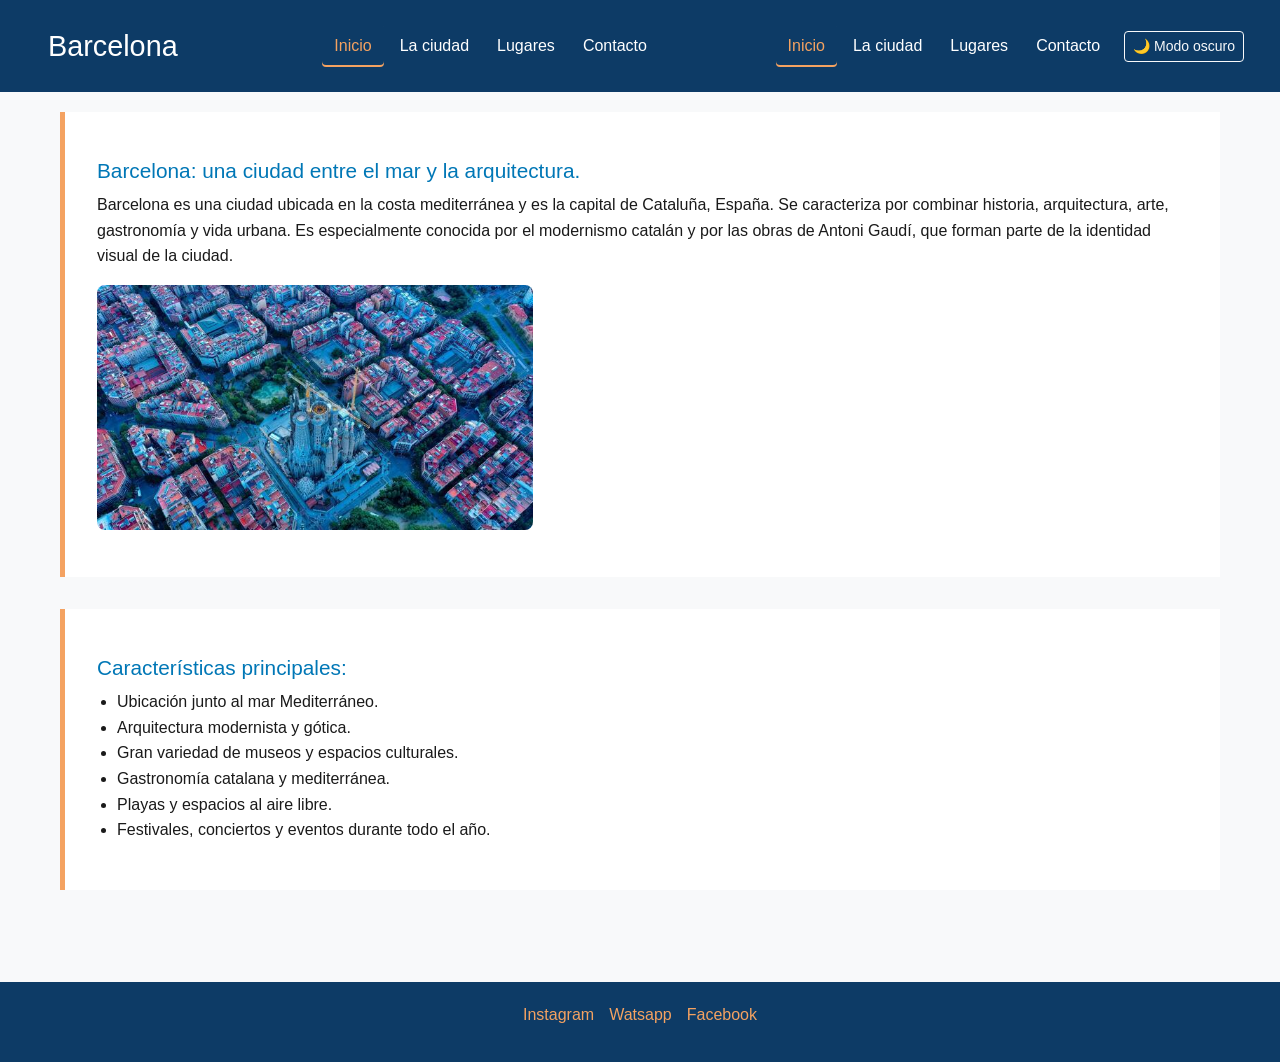
<file: index.html>
<!DOCTYPE html>
<html lang="es">
<head>
    <meta charset="UTF-8">
    <meta name="viewport" content="width=device-width, initial-scale=1.0">
    <title>BARCA</title>
    <!-- Bootstrap CSS  --> <link href="https://cdn.jsdelivr.net/npm/bootstrap@5.3.3/dist/css/bootstrap.min.css" rel="stylesheet">
   <!-- CSS  -->
    <link rel="stylesheet" href="estilos.css">
</head>
<body>
<header>
    <nav class="navbar navbar-expand-lg navbar-dark" aria-label="Navegación principal">
        <div class="container-fluid">
            <a class="navbar-brand titulo-principal" href="index.html">Barcelona</a>
            <button class="navbar-toggler" type="button" data-bs-toggle="collapse"
                    data-bs-target="#menuPrincipal" aria-controls="menuPrincipal"
                    aria-expanded="false" aria-label="Abrir menú de navegación">
                <span class="navbar-toggler-icon"></span>
            </button>
            <div class="collapse navbar-collapse" id="menuPrincipal">
                <ul class="navbar-nav ms-auto mb-2 mb-lg-0">
                    <li class="nav-item"><a class="nav-link active" aria-current="page" href="index.html">Inicio</a></li>
                    <li class="nav-item"><a class="nav-link" href="ciudad.html">La ciudad</a></li>
                    <li class="nav-item"><a class="nav-link" href="lugares.html">Lugares</a></li>
                    <li class="nav-item"><a class="nav-link" href="contacto.html">Contacto</a></li>
                </ul>
                <ul class="navbar-nav ms-auto mb-2 mb-lg-0 align-items-lg-center">
    <li class="nav-item"><a class="nav-link active" aria-current="page" href="index.html">Inicio</a></li>
    <li class="nav-item"><a class="nav-link" href="ciudad.html">La ciudad</a></li>
    <li class="nav-item"><a class="nav-link" href="lugares.html">Lugares</a></li>
    <li class="nav-item"><a class="nav-link" href="contacto.html">Contacto</a></li>
    <li class="nav-item ms-lg-2">
        <button id="btn-modo-oscuro" class="btn btn-outline-light btn-sm">🌙 Modo oscuro</button>
    </li>
</ul>
            </div>
        </div>
    </nav>
</header>

    <main>
        <section>
            <div>
                <h3>
                    Barcelona: una ciudad entre el mar y la arquitectura.
                </h3>
                <div>
                    <p>
                        Barcelona es una ciudad ubicada en la costa mediterránea y es la capital de Cataluña, España. Se caracteriza por combinar historia, arquitectura, arte, gastronomía y vida urbana. Es especialmente conocida por el modernismo catalán y por las obras de Antoni Gaudí, que forman parte de la identidad visual de la ciudad.
                    </p>
                    <img src="Barcelona.jpeg" width=40% alt="ciudad de Barcelona">
                </div>
            </div>
        </section>

        <section>
            <div>
                <h3>
                    Características principales:
                </h3>
                <div>
                    <ul>
                        <li>Ubicación junto al mar Mediterráneo.</li>
                        <li>Arquitectura modernista y gótica.</li>
                        <li>Gran variedad de museos y espacios culturales.</li>
                        <li>Gastronomía catalana y mediterránea.</li>
                        <li>Playas y espacios al aire libre.</li>
                        <li>Festivales, conciertos y eventos durante todo el año.</li>
                    </ul>
                </div>
            </div>
        </section>
    </main>

    <footer>

        <ul>
            <li><a href="#">Instagram</a></li>
            <li><a href="#">Watsapp</a></li>
            <li><a href="#">Facebook</a></li>
        </ul>

    </footer>

<!-- Bootstrap JS  --> 
    <script src="https://cdn.jsdelivr.net/npm/bootstrap@5.3.3/dist/js/bootstrap.bundle.min.js"></script> 

    <!--  Modo Oscuro JS -->
    <script>
      const btnModoOscuro = document.getElementById("btn-modo-oscuro");

      if (btnModoOscuro) {
        btnModoOscuro.addEventListener("click", () => {
          document.body.classList.toggle("dark-mode");

          // Cambiar el icono y texto del botón según el estado
          if (document.body.classList.contains("dark-mode")) {
            btnModoOscuro.textContent = "☀️ Modo claro";
            btnModoOscuro.classList.remove("btn-outline-light");
            btnModoOscuro.classList.add("btn-outline-warning");
          } else {
            btnModoOscuro.textContent = "🌙 Modo oscuro";
            btnModoOscuro.classList.remove("btn-outline-warning");
            btnModoOscuro.classList.add("btn-outline-light");
          }
        });
      }
    </script>     
    </body>
</html>
</file>
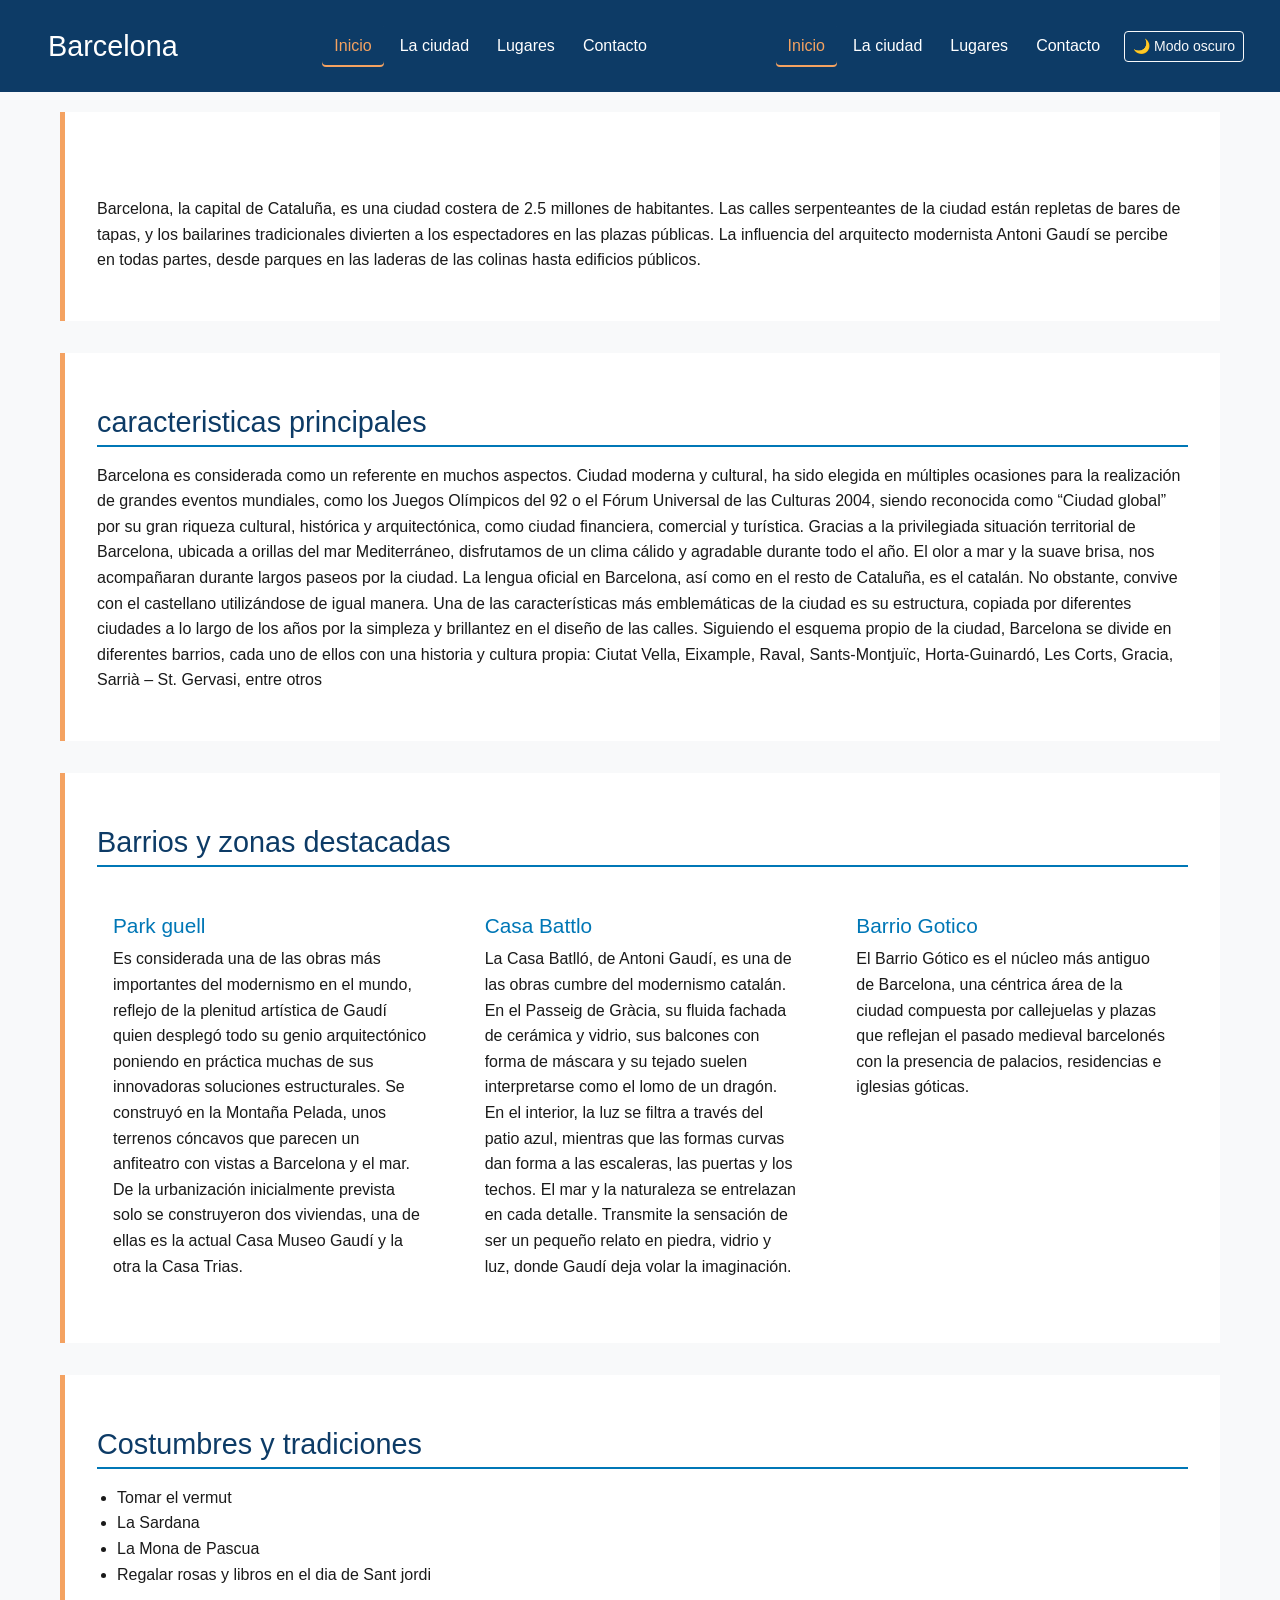
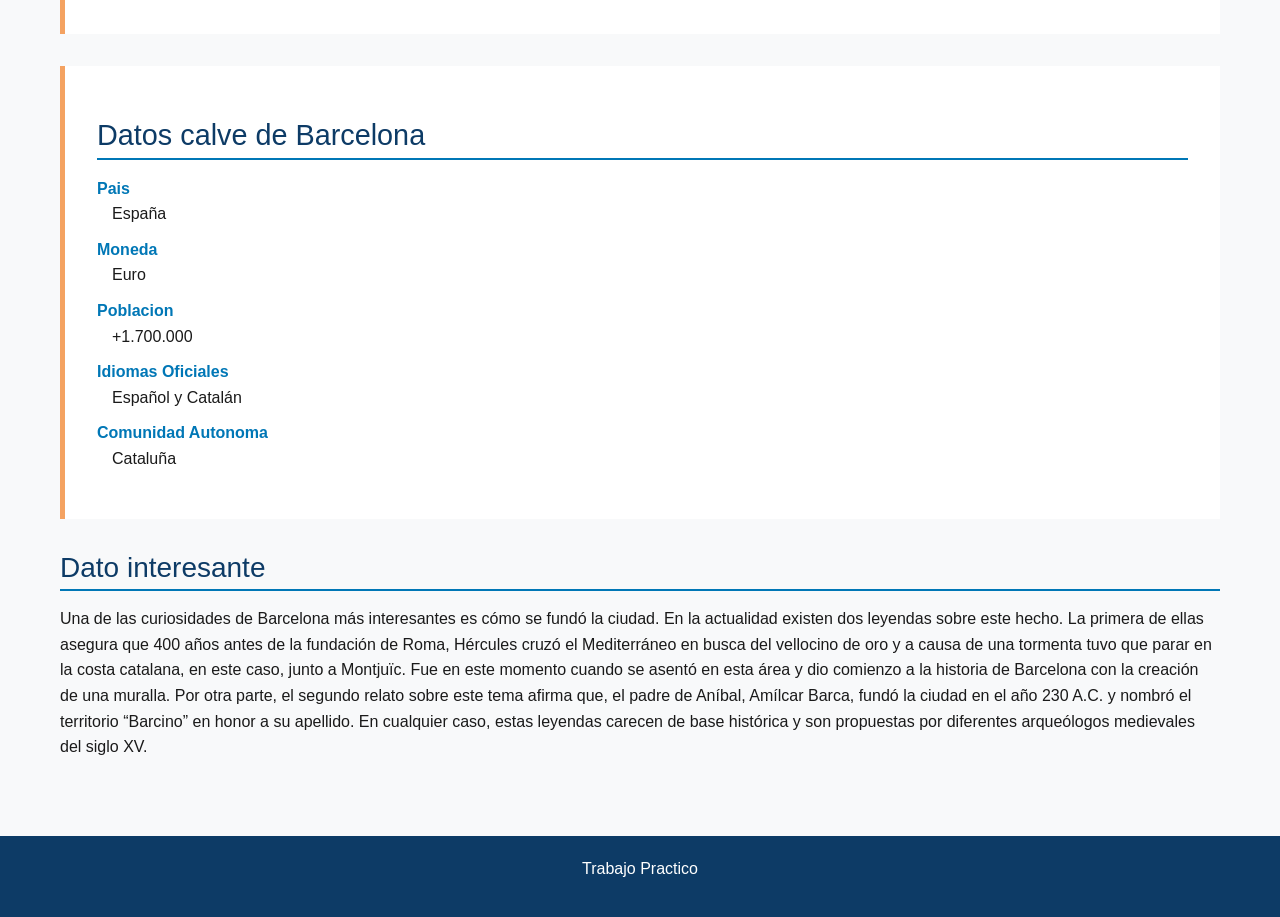
<file: barcelona.html>
<!DOCTYPE html>
<html lang="es">


 <head>

    <meta charset="UTF-8">
    <meta name="viewport" content="width=device-width, initial-scale=1.0">
    <title>Ciudad De Barcelona</title>
   <!-- Bootstrap CSS  --> <link href="https://cdn.jsdelivr.net/npm/bootstrap@5.3.3/dist/css/bootstrap.min.css" rel="stylesheet">
   <!-- CSS  -->
    <link rel="stylesheet" href="estilos.css">

 </head>


 <body>


<header>
    <nav class="navbar navbar-expand-lg navbar-dark" aria-label="Navegación principal">
        <div class="container-fluid">
            <a class="navbar-brand titulo-principal" href="index.html">Barcelona</a>
            <button class="navbar-toggler" type="button" data-bs-toggle="collapse"
                    data-bs-target="#menuPrincipal" aria-controls="menuPrincipal"
                    aria-expanded="false" aria-label="Abrir menú de navegación">
                <span class="navbar-toggler-icon"></span>
            </button>
            <div class="collapse navbar-collapse" id="menuPrincipal">
                <ul class="navbar-nav ms-auto mb-2 mb-lg-0">
                    <li class="nav-item"><a class="nav-link active" aria-current="page" href="index.html">Inicio</a></li>
                    <li class="nav-item"><a class="nav-link" href="ciudad.html">La ciudad</a></li>
                    <li class="nav-item"><a class="nav-link" href="lugares.html">Lugares</a></li>
                    <li class="nav-item"><a class="nav-link" href="contacto.html">Contacto</a></li>
                </ul>
                <ul class="navbar-nav ms-auto mb-2 mb-lg-0 align-items-lg-center">
    <li class="nav-item"><a class="nav-link active" aria-current="page" href="index.html">Inicio</a></li>
    <li class="nav-item"><a class="nav-link" href="ciudad.html">La ciudad</a></li>
    <li class="nav-item"><a class="nav-link" href="lugares.html">Lugares</a></li>
    <li class="nav-item"><a class="nav-link" href="contacto.html">Contacto</a></li>
    <li class="nav-item ms-lg-2">
        <button id="btn-modo-oscuro" class="btn btn-outline-light btn-sm">🌙 Modo oscuro</button>
    </li>
</ul>
            </div>
        </div>
    </nav>
</header>

<main>


<section>

    <h1>Barcelona</h1>

    <p>Barcelona, la capital de Cataluña, es una ciudad costera de 2.5 millones de habitantes. Las calles serpenteantes de la ciudad están repletas de bares de tapas, y los bailarines tradicionales divierten a los espectadores en las plazas públicas. La influencia del arquitecto modernista Antoni Gaudí se percibe en todas partes, desde parques en las laderas de las colinas hasta edificios públicos.</p>

</section>

<section>

    <h2>caracteristicas principales</h2>
    <p>Barcelona es considerada como un referente en muchos aspectos. Ciudad moderna y cultural, ha sido elegida en múltiples ocasiones para la realización de grandes eventos mundiales, como los Juegos Olímpicos del 92 o el Fórum Universal de las Culturas 2004, siendo reconocida como “Ciudad global” por su gran riqueza cultural, histórica y arquitectónica, como ciudad financiera, comercial y turística.

Gracias a la privilegiada situación territorial de Barcelona, ubicada a orillas del mar Mediterráneo, disfrutamos de un clima cálido y agradable durante todo el año. El olor a mar y la suave brisa, nos acompañaran durante largos paseos por la ciudad. La lengua oficial en Barcelona, así como en el resto de Cataluña, es el catalán. No obstante, convive con el castellano utilizándose de igual manera.

Una de las características más emblemáticas de la ciudad es su estructura, copiada por diferentes ciudades a lo largo de los años por la simpleza y brillantez en el diseño de las calles. Siguiendo el esquema propio de la ciudad, Barcelona se divide en diferentes barrios, cada uno de ellos con una historia y cultura propia: Ciutat Vella, Eixample, Raval, Sants-Montjuïc, Horta-Guinardó, Les Corts, Gracia, Sarrià – St. Gervasi, entre otros</p>
</section>

<section>

   <h2>Barrios y zonas destacadas</h2>

<div class="contenedor-barrios">

   <article>

    <h3>Park guell</h3>
    <p>Es considerada una de las obras más importantes del modernismo en el mundo, reflejo de la plenitud artística de Gaudí quien desplegó todo su genio arquitectónico poniendo en práctica muchas de sus innovadoras soluciones estructurales. Se construyó en la Montaña Pelada, unos terrenos cóncavos que parecen un anfiteatro con vistas a Barcelona y el mar. De la urbanización inicialmente prevista solo se construyeron dos viviendas, una de ellas es la actual Casa Museo Gaudí y la otra la Casa Trias.</p>

    </article>

   <article>

    <h3>Casa Battlo</h3>
    <p>La Casa Batlló, de Antoni Gaudí, es una de las obras cumbre del modernismo catalán. En el Passeig de Gràcia, su fluida fachada de cerámica y vidrio, sus balcones con forma de máscara y su tejado suelen interpretarse como el lomo de un dragón. En el interior, la luz se filtra a través del patio azul, mientras que las formas curvas dan forma a las escaleras, las puertas y los techos. El mar y la naturaleza se entrelazan en cada detalle. Transmite la sensación de ser un pequeño relato en piedra, vidrio y luz, donde Gaudí deja volar la imaginación.</p>


   </article>

   <article>

    <h3>Barrio Gotico</h3>
    <p>El Barrio Gótico es el núcleo más antiguo de Barcelona, una céntrica área de la ciudad compuesta por callejuelas y plazas que reflejan el pasado medieval barcelonés con la presencia de palacios, residencias e iglesias góticas.</p>

</div>
   </article>

</section>

<section>

    <h2>Costumbres y tradiciones</h2>

    <ul>
        <li>Tomar el vermut</li>
        <li>La Sardana</li>
        <li>La Mona de Pascua</li>
        <li>Regalar rosas y libros en el dia de Sant jordi</li>

    </ul>

</section>

<section>

    <h2>Datos calve de Barcelona</h2>

    <dl>
        <dt>Pais</dt>
        <dd>España</dd>

        <dt>Moneda</dt>
        <dd>Euro</dd>

        <dt>Poblacion</dt>
        <dd>+1.700.000</dd>

        <dt>Idiomas Oficiales</dt>
        <dd>Español y Catalán</dd>

        <dt>Comunidad Autonoma</dt>
        <dd>Cataluña</dd>


    </dl>

</section>

<aside>
    <h2>Dato interesante</h2>
    <p>Una de las curiosidades de Barcelona más interesantes es cómo se fundó la ciudad. En la actualidad existen dos leyendas sobre este hecho. La primera de ellas asegura que 400 años antes de la fundación de Roma, Hércules cruzó el Mediterráneo en busca del vellocino de oro y a causa de una tormenta tuvo que parar en la costa catalana, en este caso, junto a Montjuïc. Fue en este momento cuando se asentó en esta área y dio comienzo a la historia de Barcelona con la creación de una muralla.

Por otra parte, el segundo relato sobre este tema afirma que, el padre de Aníbal, Amílcar Barca, fundó la ciudad en el año 230 A.C. y nombró el territorio “Barcino” en honor a su apellido. En cualquier caso, estas leyendas carecen de base histórica y son propuestas por diferentes arqueólogos medievales del siglo XV. </p>

</aside>


</main>

<footer>
    
    <p>Trabajo Practico</p>

</footer>

<!-- Bootstrap JS  --> 
    <script src="https://cdn.jsdelivr.net/npm/bootstrap@5.3.3/dist/js/bootstrap.bundle.min.js"></script> 

    <!--  Modo Oscuro JS -->
    <script>
      const btnModoOscuro = document.getElementById("btn-modo-oscuro");

      if (btnModoOscuro) {
        btnModoOscuro.addEventListener("click", () => {
          document.body.classList.toggle("dark-mode");

          // Cambiar el icono y texto del botón según el estado
          if (document.body.classList.contains("dark-mode")) {
            btnModoOscuro.textContent = "☀️ Modo claro";
            btnModoOscuro.classList.remove("btn-outline-light");
            btnModoOscuro.classList.add("btn-outline-warning");
          } else {
            btnModoOscuro.textContent = "🌙 Modo oscuro";
            btnModoOscuro.classList.remove("btn-outline-warning");
            btnModoOscuro.classList.add("btn-outline-light");
          }
        });
      }
    </script>  
 </body>

</html>
</file>
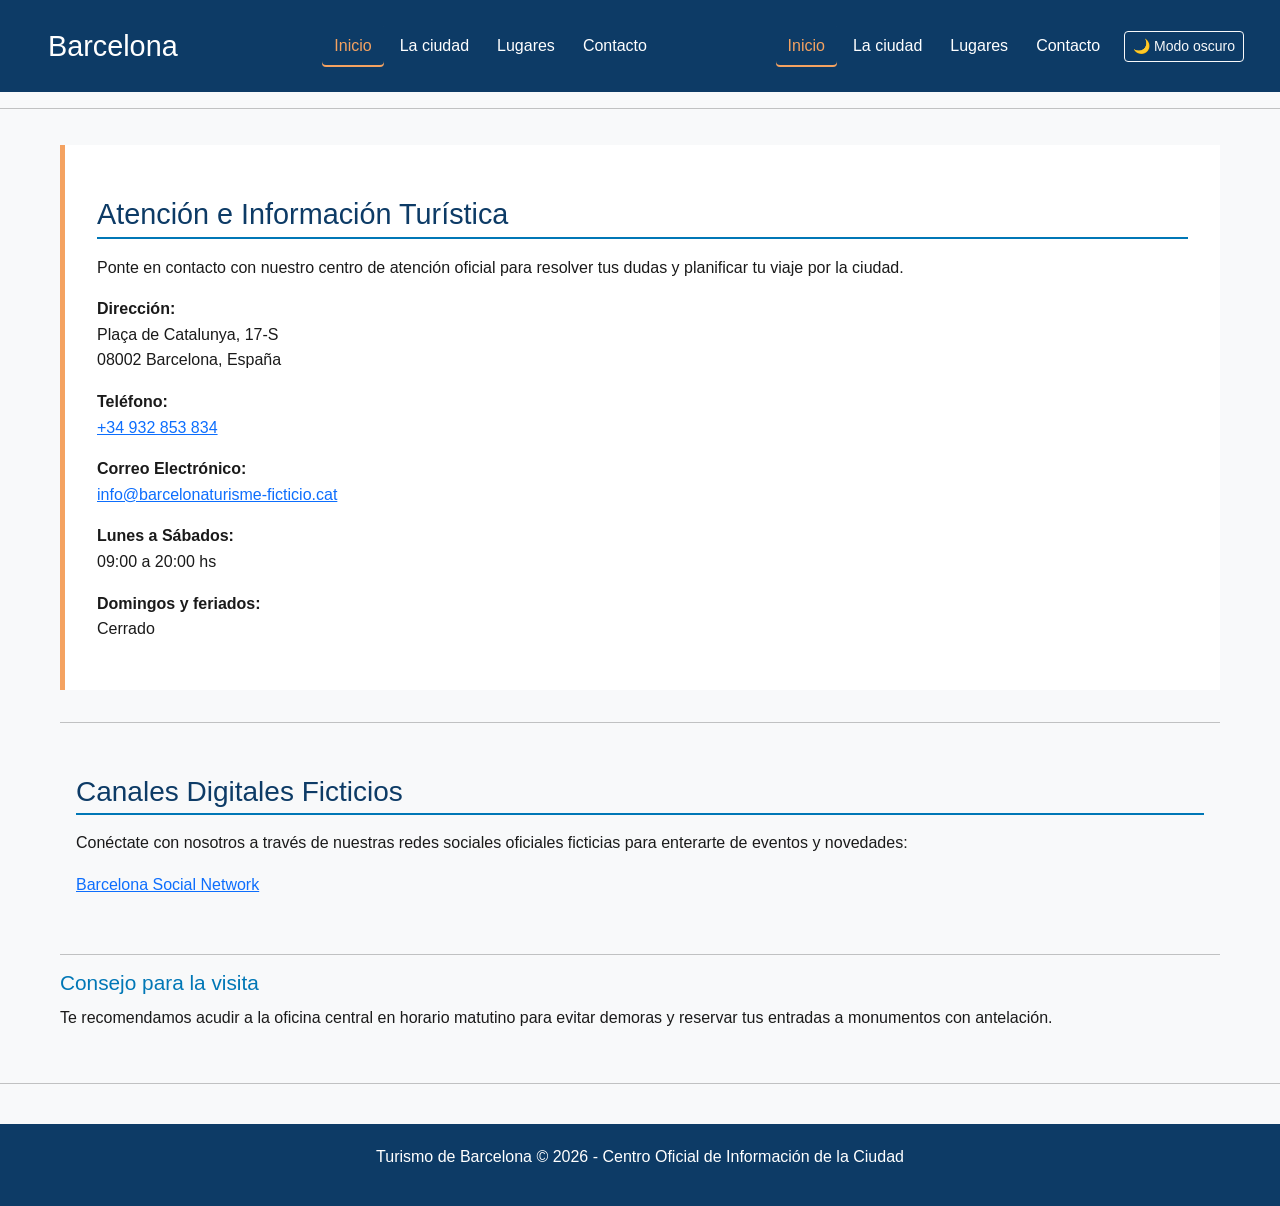
<file: contacto.html>
<!DOCTYPE html>
<html lang="es">
<head>
  
  <meta charset="UTF-8">
  <meta name="viewport" content="width=device-width, initial-scale=1.0">
  <!-- Título  -->
  <title>Contacto - Oficina de Turismo de Barcelona</title>
  <meta name="description" content="Información de contacto oficial, teléfono, correo electrónico, ubicación y horarios de la Oficina de Turismo de Barcelona.">
  <!-- Bootstrap CSS  --> <link href="https://cdn.jsdelivr.net/npm/bootstrap@5.3.3/dist/css/bootstrap.min.css" rel="stylesheet">
   <!-- CSS  -->
    <link rel="stylesheet" href="estilos.css">
</head>
<body>

  <!-- Encabezado con navegación -->
<header>
    <nav class="navbar navbar-expand-lg navbar-dark" aria-label="Navegación principal">
        <div class="container-fluid">
            <a class="navbar-brand titulo-principal" href="index.html">Barcelona</a>
            <button class="navbar-toggler" type="button" data-bs-toggle="collapse"
                    data-bs-target="#menuPrincipal" aria-controls="menuPrincipal"
                    aria-expanded="false" aria-label="Abrir menú de navegación">
                <span class="navbar-toggler-icon"></span>
            </button>
            <div class="collapse navbar-collapse" id="menuPrincipal">
                <ul class="navbar-nav ms-auto mb-2 mb-lg-0">
                    <li class="nav-item"><a class="nav-link active" aria-current="page" href="index.html">Inicio</a></li>
                    <li class="nav-item"><a class="nav-link" href="ciudad.html">La ciudad</a></li>
                    <li class="nav-item"><a class="nav-link" href="lugares.html">Lugares</a></li>
                    <li class="nav-item"><a class="nav-link" href="contacto.html">Contacto</a></li>
                </ul>
              <ul class="navbar-nav ms-auto mb-2 mb-lg-0 align-items-lg-center">
    <li class="nav-item"><a class="nav-link active" aria-current="page" href="index.html">Inicio</a></li>
    <li class="nav-item"><a class="nav-link" href="ciudad.html">La ciudad</a></li>
    <li class="nav-item"><a class="nav-link" href="lugares.html">Lugares</a></li>
    <li class="nav-item"><a class="nav-link" href="contacto.html">Contacto</a></li>
    <li class="nav-item ms-lg-2">
        <button id="btn-modo-oscuro" class="btn btn-outline-light btn-sm">🌙 Modo oscuro</button>
    </li>
</ul>
            </div>
        </div>
    </nav>
</header>

  <hr>

  <!-- Contenido principal -->
  <main>
    
    <!-- Sección principal de contacto -->
    <section>
      <h2>Atención e Información Turística</h2>
      <p>Ponte en contacto con nuestro centro de atención oficial para resolver tus dudas y planificar tu viaje por la ciudad.</p>
      
      <div>
        <p><strong>Dirección:</strong><br>
        Plaça de Catalunya, 17-S<br>
        08002 Barcelona, España</p>

        <p><strong>Teléfono:</strong><br>
        <a href="tel:+34932853834">+34 932 853 834</a></p>

        <p><strong>Correo Electrónico:</strong><br>
        <a href="mailto:info@barcelonaturisme-ficticio.cat">info@barcelonaturisme-ficticio.cat</a></p>
      </div>

      <!-- Horario de atención  -->
      <div>
        <p><strong>Lunes a Sábados:</strong><br>
        <time datetime="09:00">09:00</time> a <time datetime="20:00">20:00</time> hs</p>

        <p><strong>Domingos y feriados:</strong><br>
        Cerrado</p>
      </div>
    </section>

    <hr>

    <!-- Redes Sociales Ficticias -->
    <article>
      <h2>Canales Digitales Ficticios</h2>
      <p>Conéctate con nosotros a través de nuestras redes sociales oficiales ficticias para enterarte de eventos y novedades:</p>
      <p>
        <a href="https://www.redficticiabcn.com/visit-barcelona" 
           target="_blank" 
           rel="noopener noreferrer" 
           aria-label="Ir a la red social ficticia Barcelona Social en una pestaña nueva">
           Barcelona Social Network
        </a>
      </p>
    </article>

    <hr>

    <!-- Contenido complementario -->
    <aside>
      <h3>Consejo para la visita</h3>
      <p>Te recomendamos acudir a la oficina central en horario matutino para evitar demoras y reservar tus entradas a monumentos con antelación.</p>
    </aside>

  </main>

  <hr>

  <!-- Pie de página -->
  <footer>
    <p>Turismo de Barcelona &copy; 2026 - Centro Oficial de Información de la Ciudad</p>
  </footer>
<!-- Bootstrap JS  --> 
    <script src="https://cdn.jsdelivr.net/npm/bootstrap@5.3.3/dist/js/bootstrap.bundle.min.js"></script> 

    <!--  Modo Oscuro JS -->
    <script>
      const btnModoOscuro = document.getElementById("btn-modo-oscuro");

      if (btnModoOscuro) {
        btnModoOscuro.addEventListener("click", () => {
          document.body.classList.toggle("dark-mode");

          // Cambiar el icono y texto del botón según el estado
          if (document.body.classList.contains("dark-mode")) {
            btnModoOscuro.textContent = "☀️ Modo claro";
            btnModoOscuro.classList.remove("btn-outline-light");
            btnModoOscuro.classList.add("btn-outline-warning");
          } else {
            btnModoOscuro.textContent = "🌙 Modo oscuro";
            btnModoOscuro.classList.remove("btn-outline-warning");
            btnModoOscuro.classList.add("btn-outline-light");
          }
        });
      }
    </script>   
    </body>
</html>
</file>
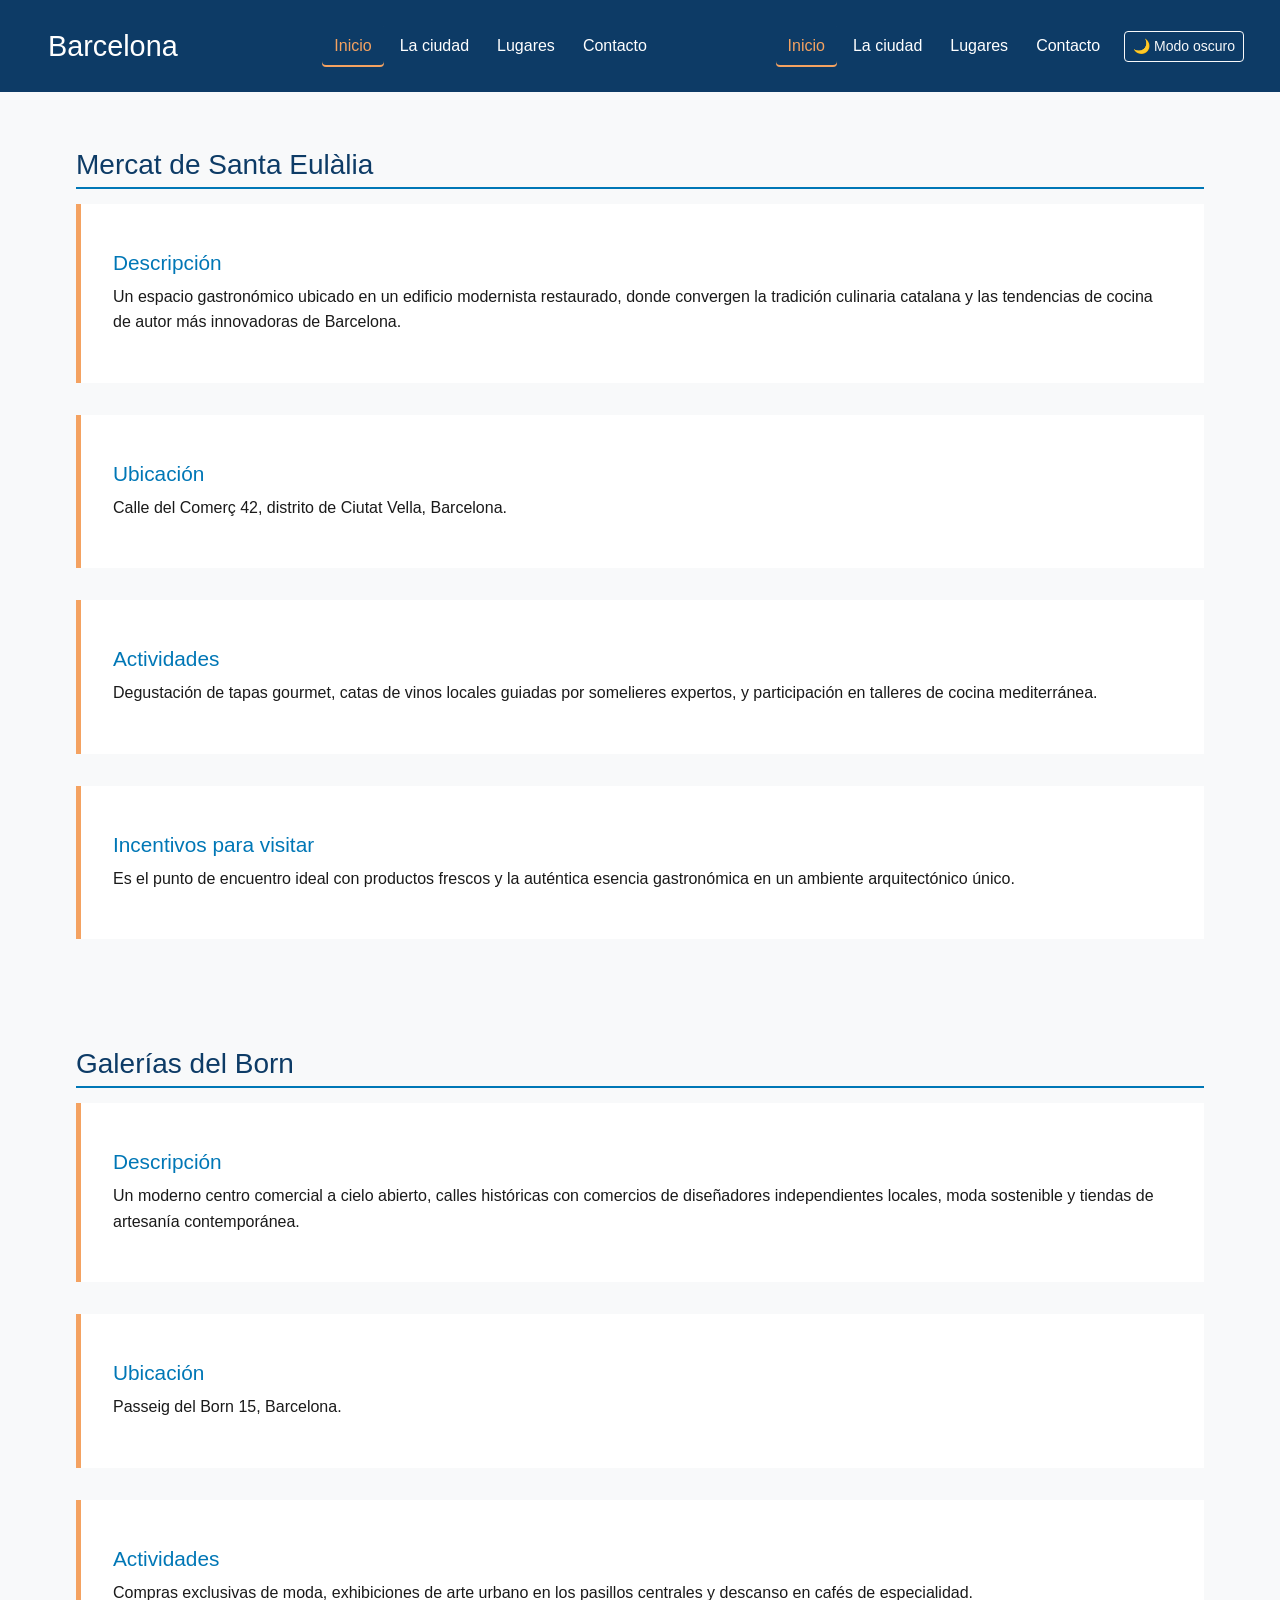
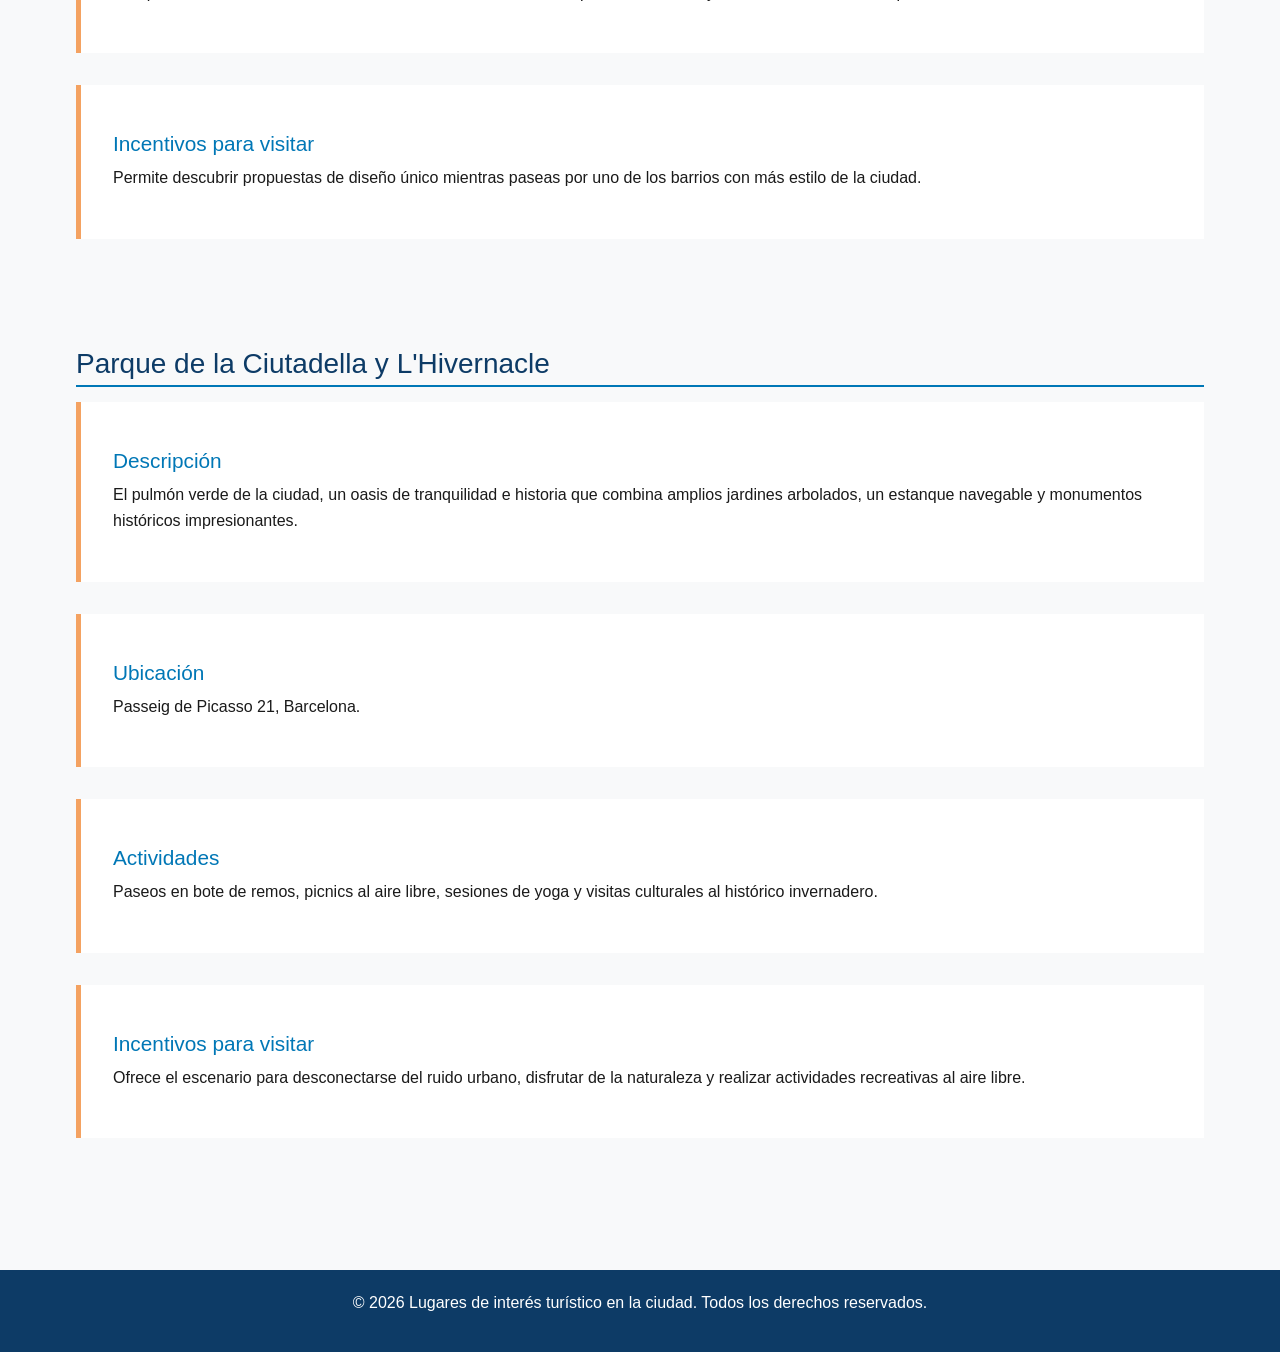
<file: lugares.html>
<!DOCTYPE html>
<html lang="es">
<head>
    <meta charset="UTF-8">
    <meta name="viewport" content="width=device-width, initial-scale=1.0">
    <title>Lugares de Interés Turístico - Guía de la Ciudad</title>
    <meta name="description" content="Descubre los mejores lugares de interés turístico en la ciudad, su ubicación y actividades principales.">
    <!-- Bootstrap CSS  --> <link href="https://cdn.jsdelivr.net/npm/bootstrap@5.3.3/dist/css/bootstrap.min.css" rel="stylesheet">
    <!-- CSS  -->
    <link rel="stylesheet" href="estilos.css">
</head>
<body>

<header>
    <nav class="navbar navbar-expand-lg navbar-dark" aria-label="Navegación principal">
        <div class="container-fluid">
            <a class="navbar-brand titulo-principal" href="index.html">Barcelona</a>
            <button class="navbar-toggler" type="button" data-bs-toggle="collapse"
                    data-bs-target="#menuPrincipal" aria-controls="menuPrincipal"
                    aria-expanded="false" aria-label="Abrir menú de navegación">
                <span class="navbar-toggler-icon"></span>
            </button>
            <div class="collapse navbar-collapse" id="menuPrincipal">
                <ul class="navbar-nav ms-auto mb-2 mb-lg-0">
                    <li class="nav-item"><a class="nav-link active" aria-current="page" href="index.html">Inicio</a></li>
                    <li class="nav-item"><a class="nav-link" href="ciudad.html">La ciudad</a></li>
                    <li class="nav-item"><a class="nav-link" href="lugares.html">Lugares</a></li>
                    <li class="nav-item"><a class="nav-link" href="contacto.html">Contacto</a></li>
                </ul>
                <ul class="navbar-nav ms-auto mb-2 mb-lg-0 align-items-lg-center">
    <li class="nav-item"><a class="nav-link active" aria-current="page" href="index.html">Inicio</a></li>
    <li class="nav-item"><a class="nav-link" href="ciudad.html">La ciudad</a></li>
    <li class="nav-item"><a class="nav-link" href="lugares.html">Lugares</a></li>
    <li class="nav-item"><a class="nav-link" href="contacto.html">Contacto</a></li>
    <li class="nav-item ms-lg-2">
        <button id="btn-modo-oscuro" class="btn btn-outline-light btn-sm">🌙 Modo oscuro</button>
    </li>
</ul>
            </div>
        </div>
    </nav>
</header>

    <main>
        <article>
            <h2>Mercat de Santa Eulàlia</h2>
            <section>
                <h3>Descripción</h3>
                <p>Un espacio gastronómico ubicado en un edificio modernista restaurado, donde convergen la tradición culinaria catalana y las tendencias de cocina de autor más innovadoras de Barcelona.</p>
            </section>
            <section>
                <h3>Ubicación</h3>
                <p>Calle del Comerç 42, distrito de Ciutat Vella, Barcelona.</p>
            </section>
            <section>
                <h3>Actividades</h3>
                <p>Degustación de tapas gourmet, catas de vinos locales guiadas por somelieres expertos, y participación en talleres de cocina mediterránea.</p>
            </section>
            <section>
                <h3>Incentivos para visitar</h3>
                <p>Es el punto de encuentro ideal con productos frescos y la auténtica esencia gastronómica en un ambiente arquitectónico único.</p>
            </section>
        </article>

        <article>
            <h2>Galerías del Born</h2>
            <section>
                <h3>Descripción</h3>
                <p>Un moderno centro comercial a cielo abierto, calles históricas con comercios de diseñadores independientes locales, moda sostenible y tiendas de artesanía contemporánea.</p>
            </section>
            <section>
                <h3>Ubicación</h3>
                <p>Passeig del Born 15, Barcelona.</p>
            </section>
            <section>
                <h3>Actividades</h3>
                <p>Compras exclusivas de moda, exhibiciones de arte urbano en los pasillos centrales y descanso en cafés de especialidad.</p>
            </section>
            <section>
                <h3>Incentivos para visitar</h3>
                <p>Permite descubrir propuestas de diseño único mientras paseas por uno de los barrios con más estilo de la ciudad.</p>
            </section>
        </article>

        <article>
            <h2>Parque de la Ciutadella y L'Hivernacle</h2>
            <section>
                <h3>Descripción</h3>
                <p>El pulmón verde de la ciudad, un oasis de tranquilidad e historia que combina amplios jardines arbolados, un estanque navegable y monumentos históricos impresionantes.</p>
            </section>
            <section>
                <h3>Ubicación</h3>
                <p>Passeig de Picasso 21, Barcelona.</p>
            </section>
            <section>
                <h3>Actividades</h3>
                <p>Paseos en bote de remos, picnics al aire libre, sesiones de yoga y visitas culturales al histórico invernadero.</p>
            </section>
            <section>
                <h3>Incentivos para visitar</h3>
                <p>Ofrece el escenario para desconectarse del ruido urbano, disfrutar de la naturaleza y realizar actividades recreativas al aire libre.</p>
            </section>
        </article>
    </main>

    <footer>
        <p>&copy; 2026 Lugares de interés turístico en la ciudad. Todos los derechos reservados.</p>
    </footer>
<!-- Bootstrap JS  --> 
    <script src="https://cdn.jsdelivr.net/npm/bootstrap@5.3.3/dist/js/bootstrap.bundle.min.js"></script> 

    <!--  Modo Oscuro JS -->
    <script>
      const btnModoOscuro = document.getElementById("btn-modo-oscuro");

      if (btnModoOscuro) {
        btnModoOscuro.addEventListener("click", () => {
          document.body.classList.toggle("dark-mode");

          // Cambiar el icono y texto del botón según el estado
          if (document.body.classList.contains("dark-mode")) {
            btnModoOscuro.textContent = "☀️ Modo claro";
            btnModoOscuro.classList.remove("btn-outline-light");
            btnModoOscuro.classList.add("btn-outline-warning");
          } else {
            btnModoOscuro.textContent = "🌙 Modo oscuro";
            btnModoOscuro.classList.remove("btn-outline-warning");
            btnModoOscuro.classList.add("btn-outline-light");
          }
        });
      }
    </script>     
    </body>
</html>
</file>
<file: estilos.css>
:root {
  --color-primario: #0d3b66;   /* Azul oscuro para Header / Footer */
  --color-secundario: #0077b6; /* Azul intermedio para acentos */
  --color-acento: #f4a261;     /* Color de acento / Hover */
  --color-fondo: #f8f9fa;      /* Fondo claro de la página */
  --color-texto: #1a1a1a;      /* Texto principal legible */
  --color-blanco: #ffffff;     /* Texto sobre fondos oscuros */

  --fuente-principal: 'Inter', sans-serif;
}

/* Selector universal  */
* {
  box-sizing: border-box;
  margin: 0;
  padding: 0;
}

body {
  font-family: var(--fuente-principal);
  font-size: 16px;
  line-height: 1.6;
  background-color: var(--color-fondo);
  color: var(--color-texto);
}

main {
  max-width: 1200px;
  margin: 0 auto;
  padding: 20px;
}

/* Tipografía y Encabezados */
h1 {
  font-size: 2.2rem;
  color: var(--color-blanco);
  margin-bottom: 10px;
}

h2 {
  font-size: 1.75rem;
  color: var(--color-primario);
  margin-top: 20px;
  margin-bottom: 15px;
  border-bottom: 2px solid var(--color-secundario);
  padding-bottom: 5px;
}

h3 {
  font-size: 1.3rem;
  color: var(--color-secundario);
  margin-top: 15px;
  margin-bottom: 10px;
}

p {
  margin-bottom: 15px;
}

/* Imágenes responsivas */
img {
  max-width: 100%;
  height: auto;
  display: block;
  margin: 15px 0;
  border-radius: 8px;
}

/* Header y Navegación */
header {
  background-color: var(--color-primario);
  color: var(--color-blanco);
  padding: 20px 40px;
  display: flex;
  flex-direction: column;
  align-items: center;
  text-align: center;
}

nav {
  margin-top: 10px;
}

nav ul {
  list-style: none;
  display: flex;
  gap: 20px;
  padding: 0;
}

nav a {
  color: var(--color-blanco);
  text-decoration: none;
  font-weight: 500;
  padding: 8px 12px;
  border-radius: 4px;
  transition: background-color 0.3s ease, color 0.3s ease;
}

/* Estado :hover */
nav a:hover {
  background-color: var(--color-acento);
  color: var(--color-primario);
}

/* Listas generales (ul, ol, dl) */
ul, ol {
  margin-bottom: 15px;
  padding-left: 20px;
}

dl {
  margin-bottom: 15px;
}

dt {
  font-weight: bold;
  color: var(--color-secundario);
  margin-top: 10px;
}

dd {
  margin-left: 15px;
  margin-bottom: 5px;
}

/* Footer */
footer {
  background-color: var(--color-primario);
  color: var(--color-blanco);
  text-align: center;
  padding: 20px;
  margin-top: 40px;
}

footer ul {
  list-style: none;
  display: flex;
  justify-content: center;
  gap: 15px;
  padding: 0;
}

footer a {
  color: var(--color-acento);
  text-decoration: none;
}

footer a:hover {
  text-decoration: underline;
}

section {
    background-color: var(--color-blanco);
    margin-bottom: 2rem;
    padding: 2rem;
    border-left: 5px solid var(--color-acento);
}

section h2 {
    color: var(--color-primario);
    font-size: 1.8rem;
    margin-bottom: 1rem;
}

section h3 {
    color: var(--color-secundario);
    font-size: 1.3rem;
    margin-bottom: 0.5rem;
}

p {
    margin-bottom: 1rem;
}

article {
    margin-bottom: 1.5rem;
    padding: 1rem;
}

/* ========================================
   FLEXBOX - BARRIOS DE BARCELONA
   ======================================== */

.contenedor-barrios {
    display: flex;
    flex-wrap: wrap;
    gap: 1.5rem;
}

.contenedor-barrios article {
    flex: 1 1 250px;
    margin-bottom: 0;
}

/* Bootstrap */

header {
  padding: 10px 24px;
}

header .navbar {
  width: 100%;
  margin-top: 0;
  background-color: var(--color-primario);
}

/* Logo / nombre de la ciudad */
header .navbar-brand {
  font-size: 1.8rem;
  color: var(--color-blanco);
  transition: color 0.3s ease;
}

header .navbar-brand:hover,
header .navbar-brand:focus {
  color: var(--color-acento);
}

/* Links del menú (reemplazan a los estilos de "nav a" de la Etapa 2) */
.navbar .navbar-nav {
  gap: 4px;
}

.navbar .navbar-nav .nav-link {
  color: var(--color-blanco);
  font-weight: 500;
  padding: 8px 12px;
  border-radius: 4px;
  transition: background-color 0.3s ease, color 0.3s ease;
}

.navbar .navbar-nav .nav-link.active {
  color: var(--color-acento);
  box-shadow: inset 0 -2px 0 var(--color-acento);
}

.navbar .navbar-nav .nav-link:hover,
.navbar .navbar-nav .nav-link:focus {
  background-color: var(--color-acento);
  color: var(--color-primario);
}

/* Botón hamburguesa */
.navbar .navbar-toggler {
  border-color: var(--color-acento);
}

.navbar .navbar-toggler:focus {
  box-shadow: 0 0 0 0.2rem var(--color-acento);
}

/* Menú desplegado en mobile */
@media (max-width: 991.98px) {
  .navbar .navbar-collapse {
    padding: 10px 0;
    text-align: center;
  }
}

/* ========================================
   MODO OSCURO
   ======================================== */

body.dark-mode {
  background-color: #1a1a1a;
  color: #f8f9fa;
}

body.dark-mode section,
body.dark-mode article {
  background-color: #2b2b2b;
  color: #f8f9fa;
  border-left-color: var(--color-acento);
}

body.dark-mode h2 {
  color: var(--color-acento);
  border-bottom-color: var(--color-secundario);
}

body.dark-mode h3 {
  color: #90e0ef;
}

body.dark-mode dt {
  color: #90e0ef;
}
</file>
